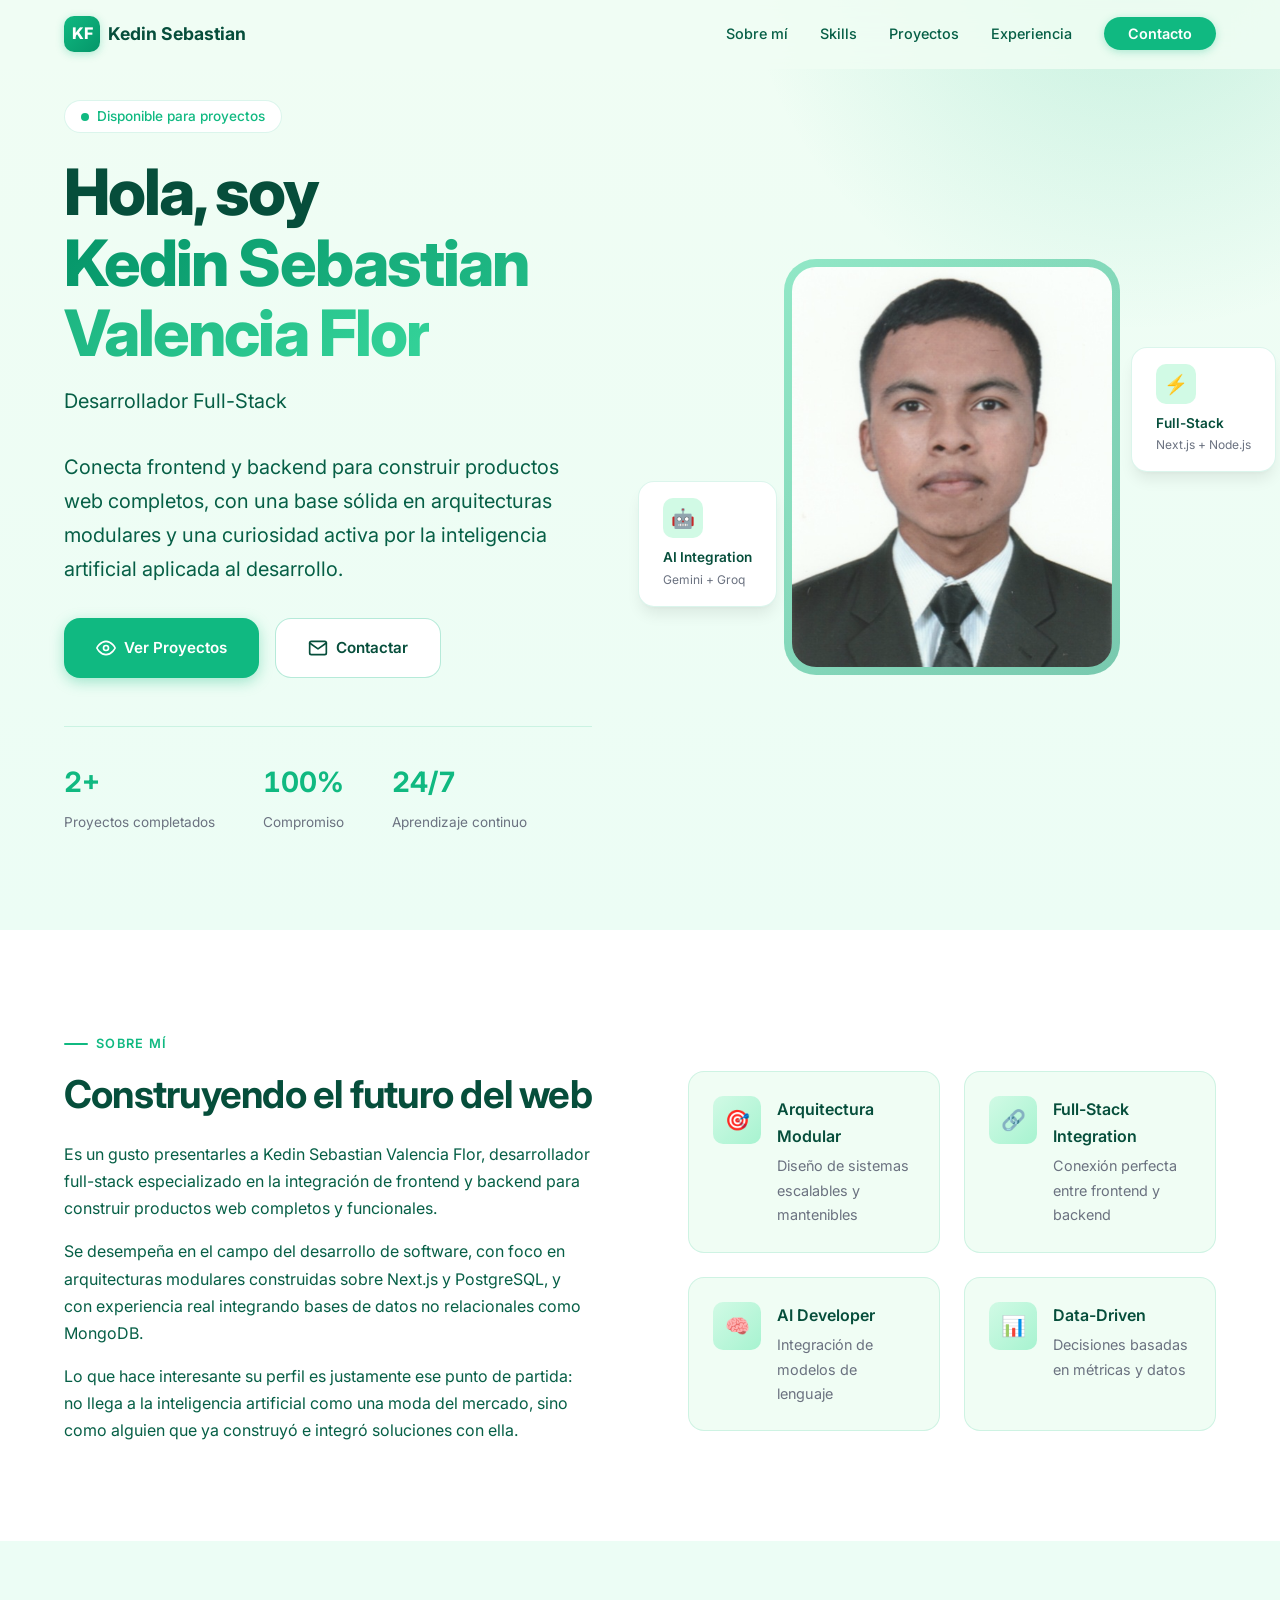
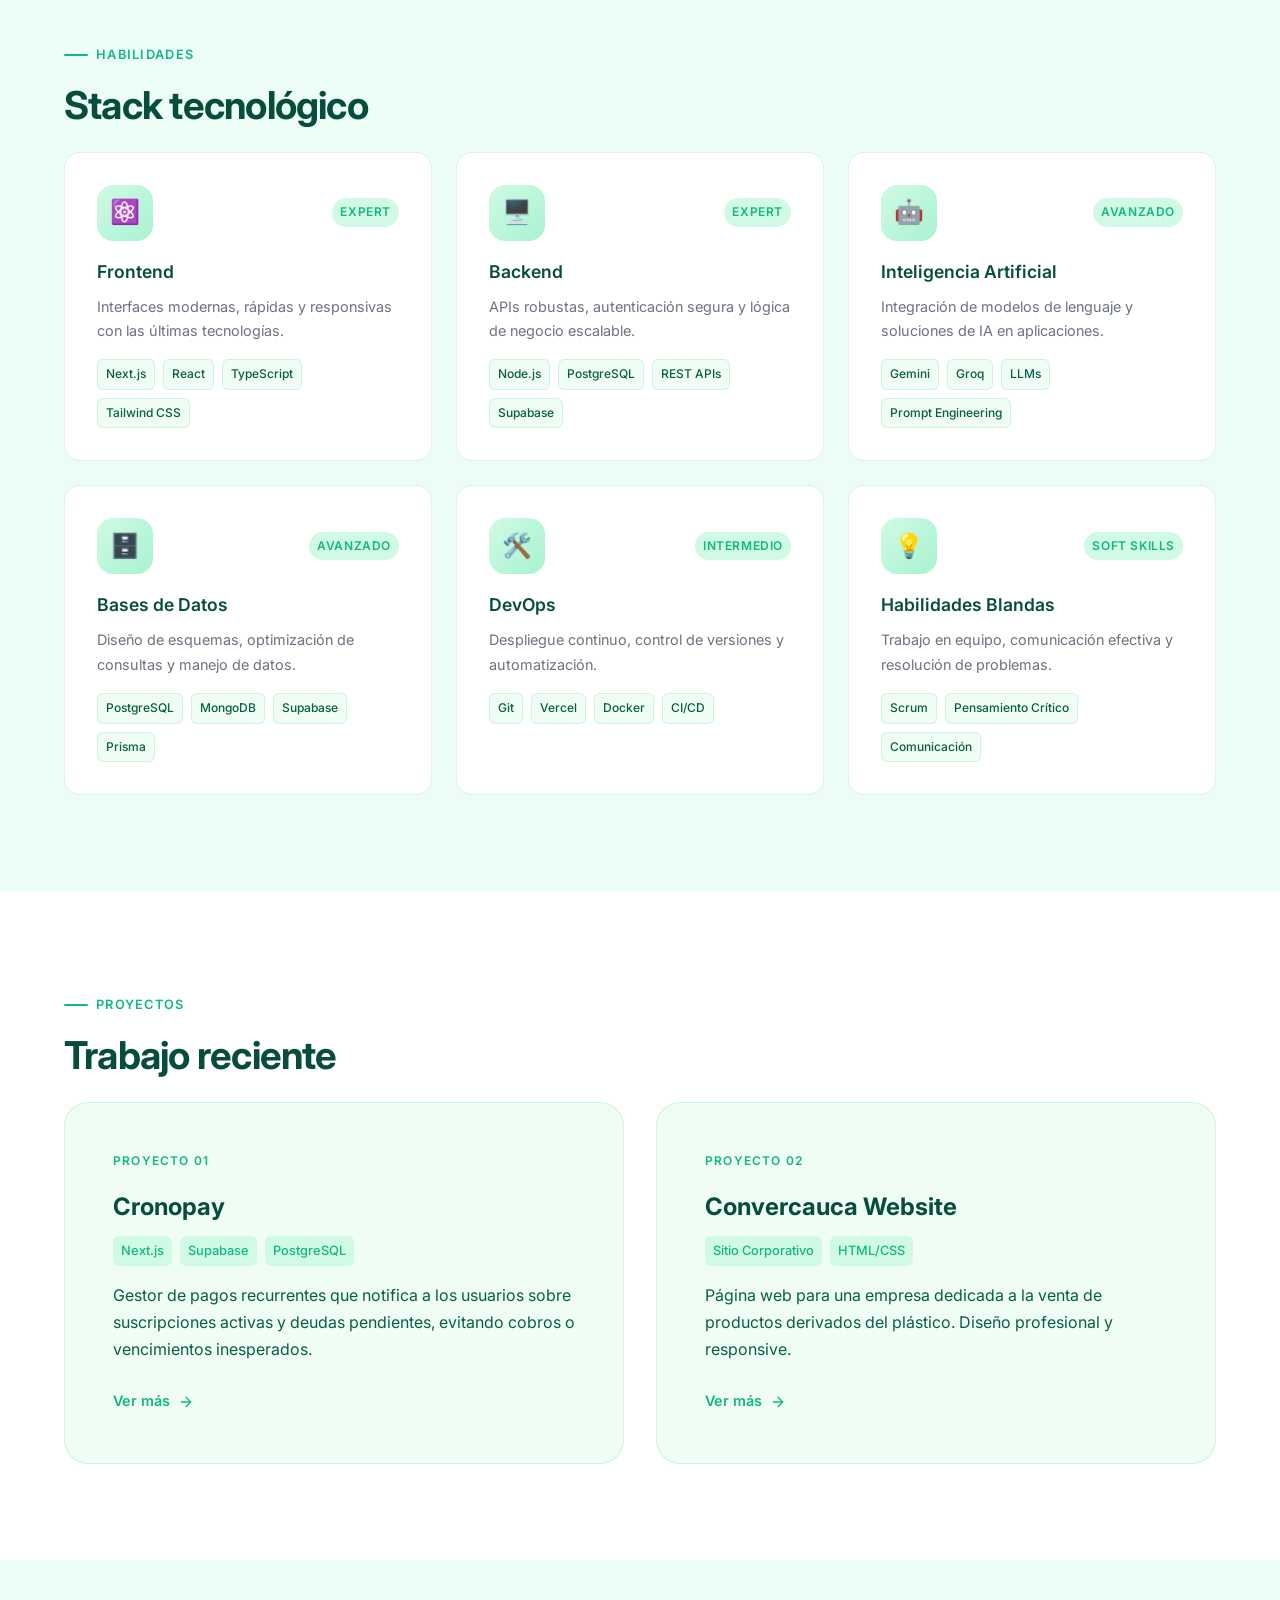
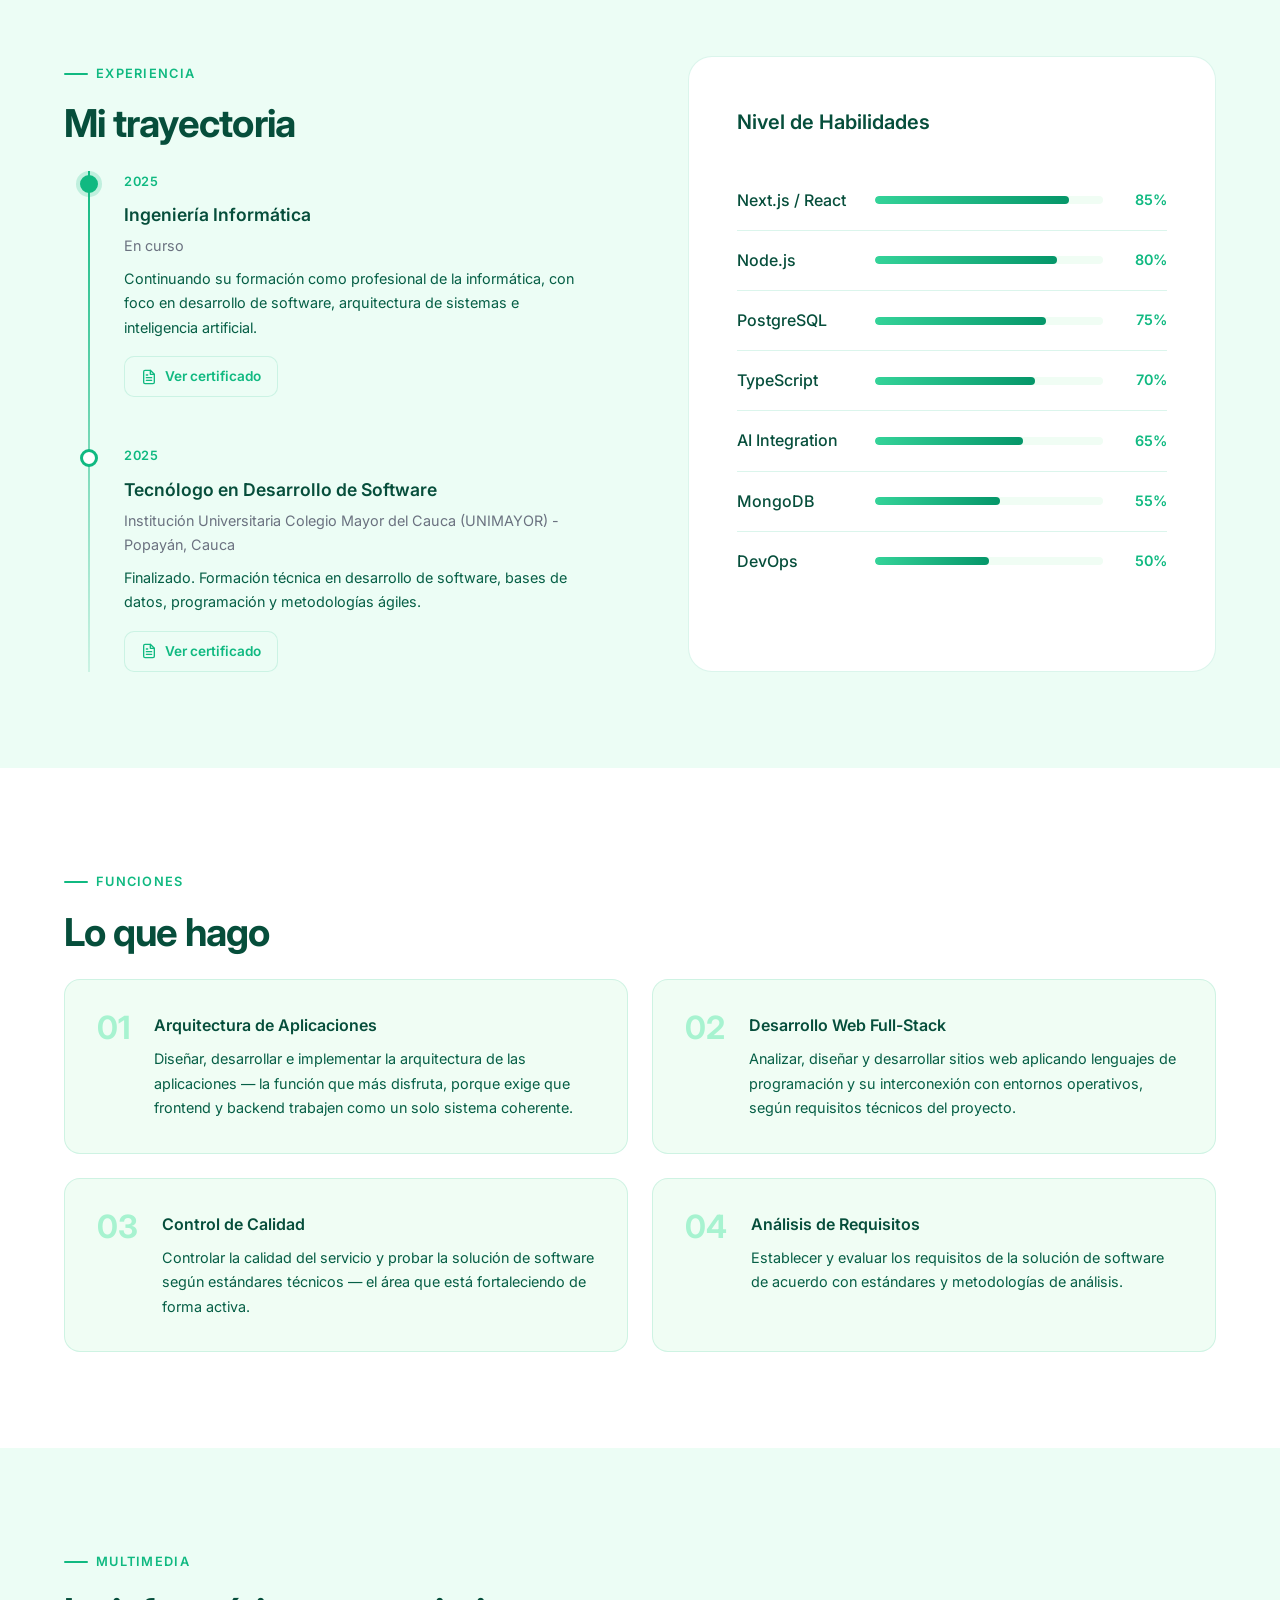
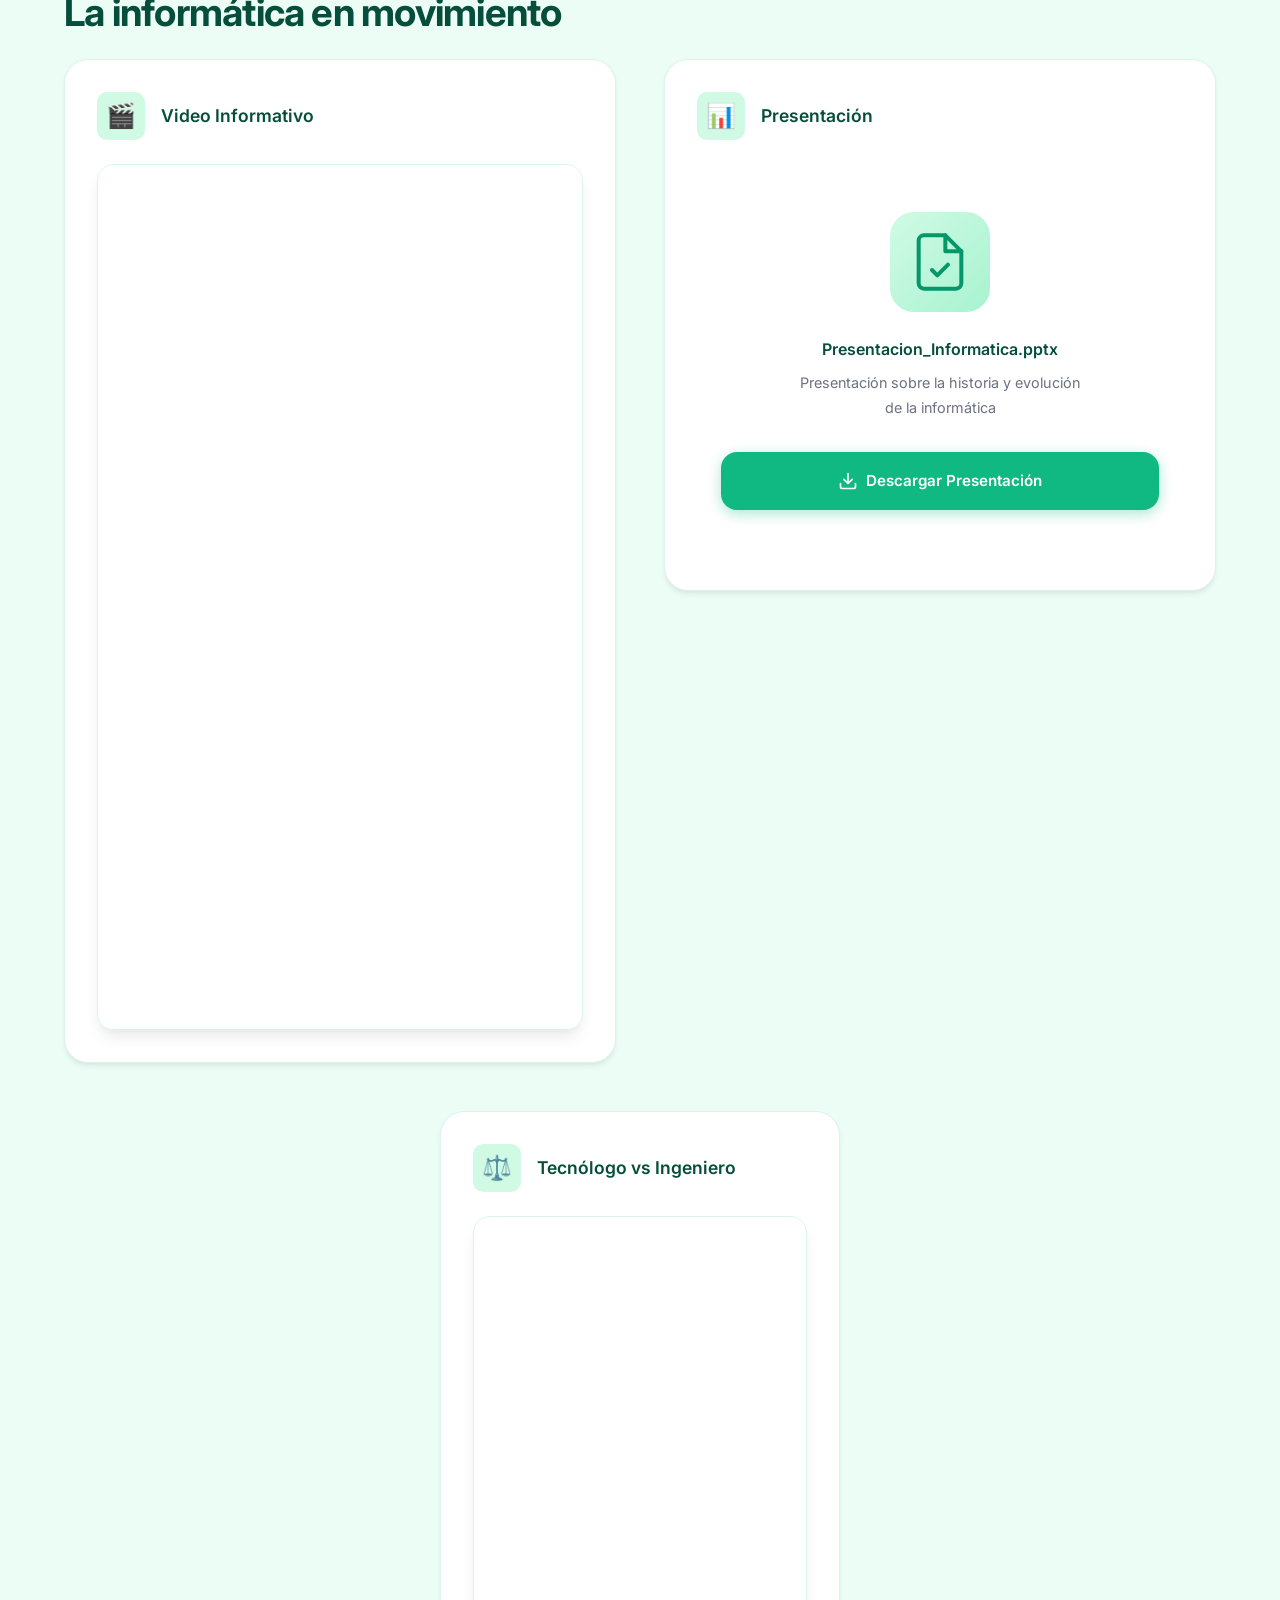
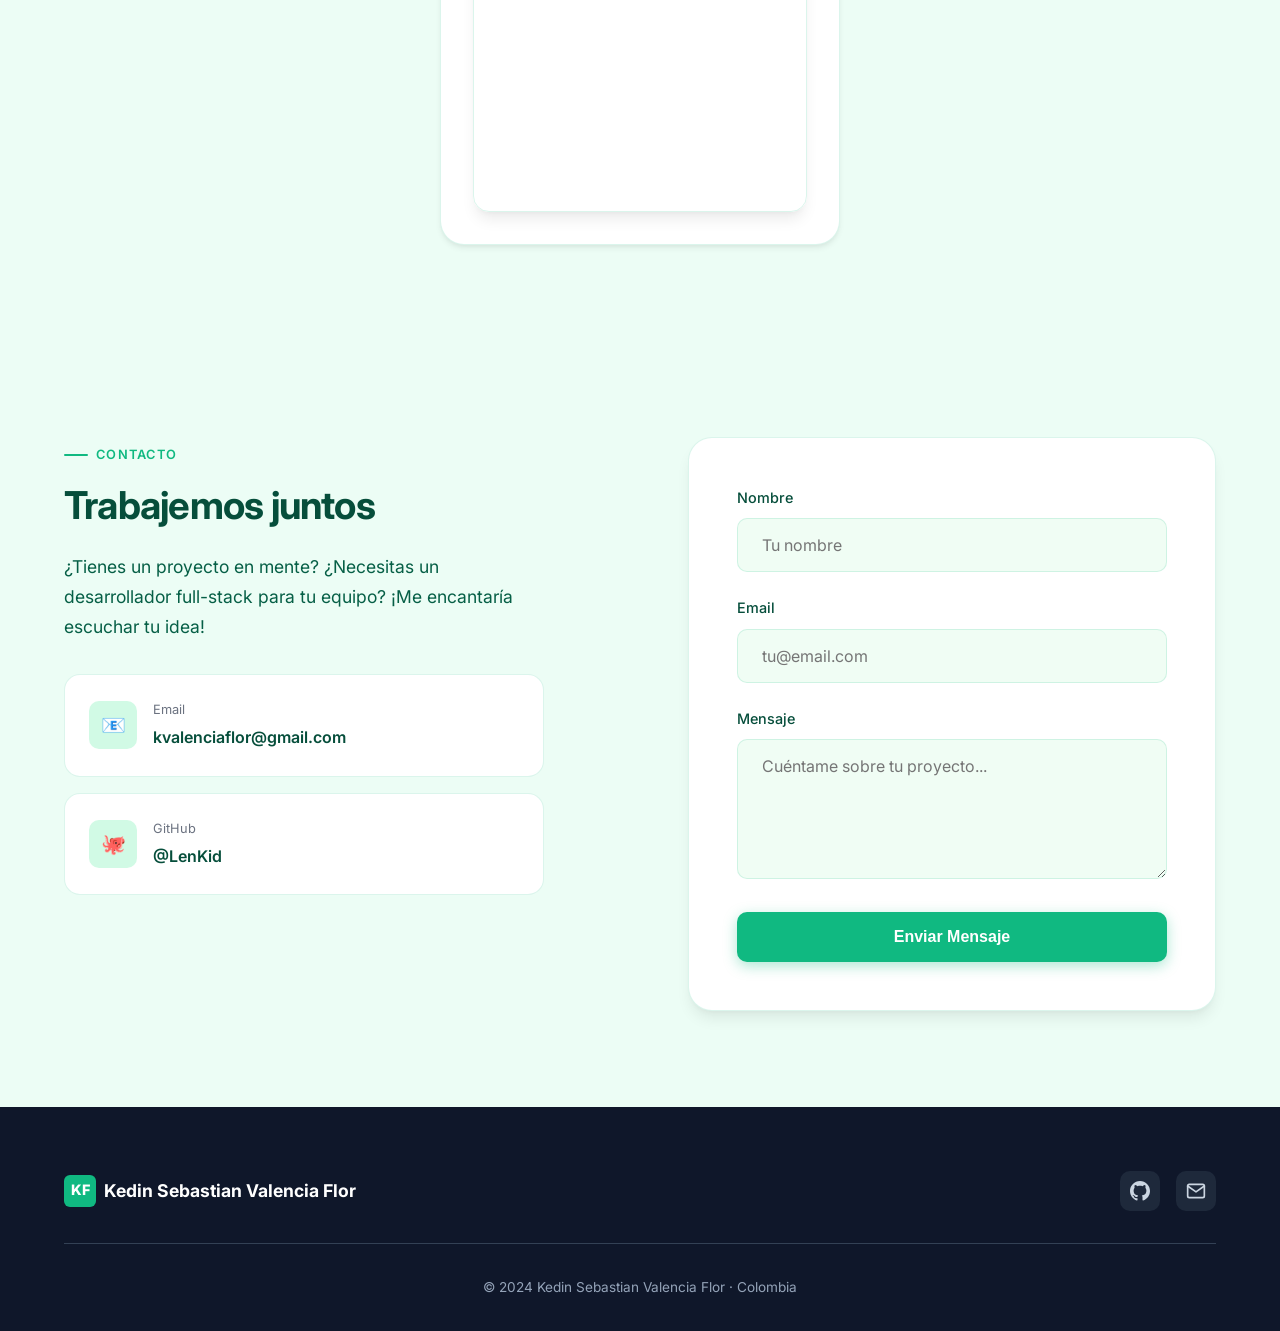
<file: index.html>
<!DOCTYPE html>
<html lang="es">
<head>
  <meta charset="UTF-8">
  <meta name="viewport" content="width=device-width, initial-scale=1.0">
  <title>Kedin Sebastian Valencia Flor — Desarrollador Full-Stack</title>
  <meta name="description" content="Portfolio profesional de Kedin Sebastian Valencia Flor, desarrollador full-stack especializado en Next.js, PostgreSQL e inteligencia artificial.">
  
  <!-- Fonts -->
  <link rel="preconnect" href="https://fonts.googleapis.com">
  <link rel="preconnect" href="https://fonts.gstatic.com" crossorigin>
  <link href="https://fonts.googleapis.com/css2?family=Inter:wght@400;500;600;700;800&family=JetBrains+Mono:wght@400;500&display=swap" rel="stylesheet">
  
  <!-- Styles -->
  <link rel="stylesheet" href="styles.css">
  
  <!-- Favicon -->
  <link rel="icon" type="image/svg+xml" href="data:image/svg+xml,<svg xmlns='http://www.w3.org/2000/svg' viewBox='0 0 100 100'><text y='.9em' font-size='90'>⚡</text></svg>">
</head>
<body>

  <!-- Loading Screen -->
  <div class="loading-screen" aria-hidden="true">
    <div class="loading-spinner"></div>
  </div>

  <!-- Cursor Follower -->
  <div class="cursor-follower" aria-hidden="true"></div>

  <!-- Navigation -->
  <nav class="nav">
    <div class="container">
      <a href="#" class="nav-logo">
        <span class="logo-icon">KF</span>
        <span>Kedin Sebastian</span>
      </a>
      
      <ul class="nav-links">
        <li><a href="#about">Sobre mí</a></li>
        <li><a href="#skills">Skills</a></li>
        <li><a href="#projects">Proyectos</a></li>
        <li><a href="#experience">Experiencia</a></li>
        <li><a href="#contact" class="nav-cta">Contacto</a></li>
      </ul>
      
      <button class="nav-mobile-toggle" aria-label="Menu">
        <span></span>
        <span></span>
        <span></span>
      </button>
    </div>
  </nav>

  <!-- Hero Section -->
  <section class="hero section" id="hero">
    <div class="container">
      <div class="hero-content">
        <div class="hero-text">
          <div class="hero-badge">
            <span class="pulse"></span>
            Disponible para proyectos
          </div>
          
          <h1>
            Hola, soy<br>
            <span class="gradient-text">Kedin Sebastian Valencia Flor</span>
          </h1>
          
          <p class="tagline">Desarrollador Full-Stack</p>
          
          <p class="tagline">
            Conecta frontend y backend para construir productos web completos,
            con una base sólida en arquitecturas modulares y una curiosidad
            activa por la inteligencia artificial aplicada al desarrollo.
          </p>
          
          <div class="hero-actions">
            <a href="#projects" class="btn btn-primary">
              <svg width="20" height="20" viewBox="0 0 24 24" fill="none" stroke="currentColor" stroke-width="2" stroke-linecap="round" stroke-linejoin="round">
                <path d="M1 12s4-8 11-8 11 8 11 8-4 8-11 8-11-8-11-8z"></path>
                <circle cx="12" cy="12" r="3"></circle>
              </svg>
              Ver Proyectos
            </a>
            <a href="#contact" class="btn btn-secondary">
              <svg width="20" height="20" viewBox="0 0 24 24" fill="none" stroke="currentColor" stroke-width="2" stroke-linecap="round" stroke-linejoin="round">
                <path d="M4 4h16c1.1 0 2 .9 2 2v12c0 1.1-.9 2-2 2H4c-1.1 0-2-.9-2-2V6c0-1.1.9-2 2-2z"></path>
                <polyline points="22,6 12,13 2,6"></polyline>
              </svg>
              Contactar
            </a>
          </div>
          
          <div class="hero-stats">
            <div class="stat-item">
              <div class="stat-value" data-target="2" data-suffix="+">0+</div>
              <div class="stat-label">Proyectos completados</div>
            </div>
            <div class="stat-item">
              <div class="stat-value" data-target="100" data-suffix="%">0%</div>
              <div class="stat-label">Compromiso</div>
            </div>
            <div class="stat-item">
              <div class="stat-value" data-target="24" data-suffix="/7">0/7</div>
              <div class="stat-label">Aprendizaje continuo</div>
            </div>
          </div>
        </div>
        
        <div class="hero-visual">
          <div class="hero-image-wrapper">
            <img src="kedin-photo.jpg" alt="Kedin Flor" class="hero-image">
          </div>
          
          <div class="floating-card card-1">
            <div class="card-icon">⚡</div>
            <div class="card-text">Full-Stack</div>
            <div class="card-sub">Next.js + Node.js</div>
          </div>
          
          <div class="floating-card card-2">
            <div class="card-icon">🤖</div>
            <div class="card-text">AI Integration</div>
            <div class="card-sub">Gemini + Groq</div>
          </div>
        </div>
      </div>
    </div>
  </section>

  <!-- About Section -->
  <section class="about section" id="about">
    <div class="container">
      <div class="about-grid">
        <div class="about-content">
          <div class="section-label">Sobre mí</div>
          <h2 class="section-title">Construyendo el futuro del web</h2>
          
          <div class="about-text">
            <p>
              Es un gusto presentarles a Kedin Sebastian Valencia Flor, desarrollador full-stack
              especializado en la integración de frontend y backend para
              construir productos web completos y funcionales.
            </p>
            <p>
              Se desempeña en el campo del desarrollo de software, con foco
              en arquitecturas modulares construidas sobre Next.js y
              PostgreSQL, y con experiencia real integrando bases de datos
              no relacionales como MongoDB.
            </p>
            <p>
              Lo que hace interesante su perfil es justamente ese punto de
              partida: no llega a la inteligencia artificial como una moda
              del mercado, sino como alguien que ya construyó e integró
              soluciones con ella.
            </p>
          </div>
        </div>
        
        <div class="about-features animate-stagger">
          <div class="feature-item">
            <div class="feature-icon">🎯</div>
            <div>
              <div class="feature-title">Arquitectura Modular</div>
              <div class="feature-desc">Diseño de sistemas escalables y mantenibles</div>
            </div>
          </div>
          
          <div class="feature-item">
            <div class="feature-icon">🔗</div>
            <div>
              <div class="feature-title">Full-Stack Integration</div>
              <div class="feature-desc">Conexión perfecta entre frontend y backend</div>
            </div>
          </div>
          
          <div class="feature-item">
            <div class="feature-icon">🧠</div>
            <div>
              <div class="feature-title">AI Developer</div>
              <div class="feature-desc">Integración de modelos de lenguaje</div>
            </div>
          </div>
          
          <div class="feature-item">
            <div class="feature-icon">📊</div>
            <div>
              <div class="feature-title">Data-Driven</div>
              <div class="feature-desc">Decisiones basadas en métricas y datos</div>
            </div>
          </div>
        </div>
      </div>
    </div>
  </section>

  <!-- Skills Section -->
  <section class="skills section" id="skills">
    <div class="container">
      <div class="section-label">Habilidades</div>
      <h2 class="section-title">Stack tecnológico</h2>
      
      <div class="skills-grid animate-stagger">
        <div class="skill-card">
          <div class="skill-header">
            <div class="skill-icon">⚛️</div>
            <span class="skill-level">Expert</span>
          </div>
          <h3 class="skill-title">Frontend</h3>
          <p class="skill-desc">Interfaces modernas, rápidas y responsivas con las últimas tecnologías.</p>
          <div class="skill-tags">
            <span class="skill-tag">Next.js</span>
            <span class="skill-tag">React</span>
            <span class="skill-tag">TypeScript</span>
            <span class="skill-tag">Tailwind CSS</span>
          </div>
        </div>
        
        <div class="skill-card">
          <div class="skill-header">
            <div class="skill-icon">🖥️</div>
            <span class="skill-level">Expert</span>
          </div>
          <h3 class="skill-title">Backend</h3>
          <p class="skill-desc">APIs robustas, autenticación segura y lógica de negocio escalable.</p>
          <div class="skill-tags">
            <span class="skill-tag">Node.js</span>
            <span class="skill-tag">PostgreSQL</span>
            <span class="skill-tag">REST APIs</span>
            <span class="skill-tag">Supabase</span>
          </div>
        </div>
        
        <div class="skill-card">
          <div class="skill-header">
            <div class="skill-icon">🤖</div>
            <span class="skill-level">Avanzado</span>
          </div>
          <h3 class="skill-title">Inteligencia Artificial</h3>
          <p class="skill-desc">Integración de modelos de lenguaje y soluciones de IA en aplicaciones.</p>
          <div class="skill-tags">
            <span class="skill-tag">Gemini</span>
            <span class="skill-tag">Groq</span>
            <span class="skill-tag">LLMs</span>
            <span class="skill-tag">Prompt Engineering</span>
          </div>
        </div>
        
        <div class="skill-card">
          <div class="skill-header">
            <div class="skill-icon">🗄️</div>
            <span class="skill-level">Avanzado</span>
          </div>
          <h3 class="skill-title">Bases de Datos</h3>
          <p class="skill-desc">Diseño de esquemas, optimización de consultas y manejo de datos.</p>
          <div class="skill-tags">
            <span class="skill-tag">PostgreSQL</span>
            <span class="skill-tag">MongoDB</span>
            <span class="skill-tag">Supabase</span>
            <span class="skill-tag">Prisma</span>
          </div>
        </div>
        
        <div class="skill-card">
          <div class="skill-header">
            <div class="skill-icon">🛠️</div>
            <span class="skill-level">Intermedio</span>
          </div>
          <h3 class="skill-title">DevOps</h3>
          <p class="skill-desc">Despliegue continuo, control de versiones y automatización.</p>
          <div class="skill-tags">
            <span class="skill-tag">Git</span>
            <span class="skill-tag">Vercel</span>
            <span class="skill-tag">Docker</span>
            <span class="skill-tag">CI/CD</span>
          </div>
        </div>
        
        <div class="skill-card">
          <div class="skill-header">
            <div class="skill-icon">💡</div>
            <span class="skill-level">Soft Skills</span>
          </div>
          <h3 class="skill-title">Habilidades Blandas</h3>
          <p class="skill-desc">Trabajo en equipo, comunicación efectiva y resolución de problemas.</p>
          <div class="skill-tags">
            <span class="skill-tag">Scrum</span>
            <span class="skill-tag">Pensamiento Crítico</span>
            <span class="skill-tag">Comunicación</span>
          </div>
        </div>
      </div>
    </div>
  </section>

  <!-- Projects Section -->
  <section class="projects section" id="projects">
    <div class="container">
      <div class="section-label">Proyectos</div>
      <h2 class="section-title">Trabajo reciente</h2>
      
      <div class="projects-grid animate-stagger">
        <div class="project-card">
          <div class="project-number">Proyecto 01</div>
          <h3 class="project-title">Cronopay</h3>
          <div class="project-stack">
            <span>Next.js</span>
            <span>Supabase</span>
            <span>PostgreSQL</span>
          </div>
          <p class="project-desc">
            Gestor de pagos recurrentes que notifica a los usuarios sobre
            suscripciones activas y deudas pendientes, evitando cobros o
            vencimientos inesperados.
          </p>
          <a href="#" class="project-link">
            Ver más
            <svg width="16" height="16" viewBox="0 0 24 24" fill="none" stroke="currentColor" stroke-width="2" stroke-linecap="round" stroke-linejoin="round">
              <line x1="5" y1="12" x2="19" y2="12"></line>
              <polyline points="12 5 19 12 12 19"></polyline>
            </svg>
          </a>
        </div>
        
        <div class="project-card">
          <div class="project-number">Proyecto 02</div>
          <h3 class="project-title">Convercauca Website</h3>
          <div class="project-stack">
            <span>Sitio Corporativo</span>
            <span>HTML/CSS</span>
          </div>
          <p class="project-desc">
            Página web para una empresa dedicada a la venta de productos
            derivados del plástico. Diseño profesional y responsive.
          </p>
          <a href="#" class="project-link">
            Ver más
            <svg width="16" height="16" viewBox="0 0 24 24" fill="none" stroke="currentColor" stroke-width="2" stroke-linecap="round" stroke-linejoin="round">
              <line x1="5" y1="12" x2="19" y2="12"></line>
              <polyline points="12 5 19 12 12 19"></polyline>
            </svg>
          </a>
        </div>
      </div>
    </div>
  </section>

  <!-- Experience Section -->
  <section class="experience section" id="experience">
    <div class="container">
      <div class="experience-grid">
        <div class="experience-content">
          <div class="section-label">Experiencia</div>
          <h2 class="section-title">Mi trayectoria</h2>
          
          <div class="timeline">
            <div class="timeline-item">
              <div class="timeline-dot"></div>
              <div class="timeline-date">2025</div>
              <h3 class="timeline-title">Ingeniería Informática</h3>
              <p class="timeline-company">En curso</p>
              <p class="timeline-desc">
                Continuando su formación como profesional de la informática,
                con foco en desarrollo de software, arquitectura de sistemas
                e inteligencia artificial.
              </p>
              <a href="CertificadoEstudioIng.pdf" target="_blank" class="timeline-link">
                <svg width="16" height="16" viewBox="0 0 24 24" fill="none" stroke="currentColor" stroke-width="2" stroke-linecap="round" stroke-linejoin="round">
                  <path d="M14 2H6a2 2 0 0 0-2 2v16a2 2 0 0 0 2 2h12a2 2 0 0 0 2-2V8z"></path>
                  <polyline points="14 2 14 8 20 8"></polyline>
                  <line x1="16" y1="13" x2="8" y2="13"></line>
                  <line x1="16" y1="17" x2="8" y2="17"></line>
                  <polyline points="10 9 9 9 8 9"></polyline>
                </svg>
                Ver certificado
              </a>
            </div>
            
            <div class="timeline-item">
              <div class="timeline-dot"></div>
              <div class="timeline-date">2025</div>
              <h3 class="timeline-title">Tecnólogo en Desarrollo de Software</h3>
              <p class="timeline-company">Institución Universitaria Colegio Mayor del Cauca (UNIMAYOR) - Popayán, Cauca</p>
              <p class="timeline-desc">
                Finalizado. Formación técnica en desarrollo de software,
                bases de datos, programación y metodologías ágiles.
              </p>
              <a href="comprobanteRegistroEgresadoDS.pdf" target="_blank" class="timeline-link">
                <svg width="16" height="16" viewBox="0 0 24 24" fill="none" stroke="currentColor" stroke-width="2" stroke-linecap="round" stroke-linejoin="round">
                  <path d="M14 2H6a2 2 0 0 0-2 2v16a2 2 0 0 0 2 2h12a2 2 0 0 0 2-2V8z"></path>
                  <polyline points="14 2 14 8 20 8"></polyline>
                  <line x1="16" y1="13" x2="8" y2="13"></line>
                  <line x1="16" y1="17" x2="8" y2="17"></line>
                  <polyline points="10 9 9 9 8 9"></polyline>
                </svg>
                Ver certificado
              </a>
            </div>
          </div>
        </div>
        
        <div class="skills-matrix">
          <h3 class="matrix-title">Nivel de Habilidades</h3>
          
          <div class="matrix-row">
            <span class="matrix-skill">Next.js / React</span>
            <div class="matrix-bar">
              <div class="matrix-fill" data-width="85"></div>
            </div>
            <span class="matrix-percent">85%</span>
          </div>
          
          <div class="matrix-row">
            <span class="matrix-skill">Node.js</span>
            <div class="matrix-bar">
              <div class="matrix-fill" data-width="80"></div>
            </div>
            <span class="matrix-percent">80%</span>
          </div>
          
          <div class="matrix-row">
            <span class="matrix-skill">PostgreSQL</span>
            <div class="matrix-bar">
              <div class="matrix-fill" data-width="75"></div>
            </div>
            <span class="matrix-percent">75%</span>
          </div>
          
          <div class="matrix-row">
            <span class="matrix-skill">TypeScript</span>
            <div class="matrix-bar">
              <div class="matrix-fill" data-width="70"></div>
            </div>
            <span class="matrix-percent">70%</span>
          </div>
          
          <div class="matrix-row">
            <span class="matrix-skill">AI Integration</span>
            <div class="matrix-bar">
              <div class="matrix-fill" data-width="65"></div>
            </div>
            <span class="matrix-percent">65%</span>
          </div>
          
          <div class="matrix-row">
            <span class="matrix-skill">MongoDB</span>
            <div class="matrix-bar">
              <div class="matrix-fill" data-width="55"></div>
            </div>
            <span class="matrix-percent">55%</span>
          </div>
          
          <div class="matrix-row">
            <span class="matrix-skill">DevOps</span>
            <div class="matrix-bar">
              <div class="matrix-fill" data-width="50"></div>
            </div>
            <span class="matrix-percent">50%</span>
          </div>
        </div>
      </div>
    </div>
  </section>

  <!-- Functions Section -->
  <section class="functions section" id="functions">
    <div class="container">
      <div class="section-label">Funciones</div>
      <h2 class="section-title">Lo que hago</h2>
      
      <div class="functions-grid animate-stagger">
        <div class="function-card">
          <div class="function-number">01</div>
          <div class="function-content">
            <h3 class="function-title">Arquitectura de Aplicaciones</h3>
            <p class="function-desc">
              Diseñar, desarrollar e implementar la arquitectura de las
              aplicaciones — la función que más disfruta, porque exige que
              frontend y backend trabajen como un solo sistema coherente.
            </p>
          </div>
        </div>
        
        <div class="function-card">
          <div class="function-number">02</div>
          <div class="function-content">
            <h3 class="function-title">Desarrollo Web Full-Stack</h3>
            <p class="function-desc">
              Analizar, diseñar y desarrollar sitios web aplicando lenguajes
              de programación y su interconexión con entornos operativos,
              según requisitos técnicos del proyecto.
            </p>
          </div>
        </div>
        
        <div class="function-card">
          <div class="function-number">03</div>
          <div class="function-content">
            <h3 class="function-title">Control de Calidad</h3>
            <p class="function-desc">
              Controlar la calidad del servicio y probar la solución de
              software según estándares técnicos — el área que está
              fortaleciendo de forma activa.
            </p>
          </div>
        </div>
        
        <div class="function-card">
          <div class="function-number">04</div>
          <div class="function-content">
            <h3 class="function-title">Análisis de Requisitos</h3>
            <p class="function-desc">
              Establecer y evaluar los requisitos de la solución de software
              de acuerdo con estándares y metodologías de análisis.
            </p>
          </div>
        </div>
      </div>
    </div>
  </section>

  <!-- Video & Presentation Section -->
  <section class="video-section section" id="video">
    <div class="container">
      <div class="section-label">Multimedia</div>
      <h2 class="section-title">La informática en movimiento</h2>
      
      <div class="media-grid">
        <div class="media-card">
          <div class="media-card-header">
            <div class="media-icon">🎬</div>
            <h3 class="media-title">Video Informativo</h3>
          </div>
          <div class="video-wrapper">
            <div class="video-container">
              <iframe width="345" height="614" src="https://www.youtube.com/embed/McMNNeGb9gs" title="Historia de la Informática" frameborder="0" allow="accelerometer; autoplay; clipboard-write; encrypted-media; gyroscope; picture-in-picture; web-share" referrerpolicy="strict-origin-when-cross-origin" allowfullscreen></iframe>
            </div>
          </div>
        </div>
        
        <div class="media-card presentation-card">
          <div class="media-card-header">
            <div class="media-icon">📊</div>
            <h3 class="media-title">Presentación</h3>
          </div>
          <div class="presentation-content">
            <div class="presentation-preview">
              <svg width="64" height="64" viewBox="0 0 24 24" fill="none" stroke="currentColor" stroke-width="1.5" stroke-linecap="round" stroke-linejoin="round">
                <path d="M14 2H6a2 2 0 0 0-2 2v16a2 2 0 0 0 2 2h12a2 2 0 0 0 2-2V8z"></path>
                <polyline points="14 2 14 8 20 8"></polyline>
                <path d="M9 15l2 2 4-4"></path>
              </svg>
            </div>
            <h4 class="presentation-filename">Presentacion_Informatica.pptx</h4>
            <p class="presentation-desc">Presentación sobre la historia y evolución de la informática</p>
            <a href="Presentacion_Informatica.pptx" download class="btn btn-primary presentation-btn">
              <svg width="20" height="20" viewBox="0 0 24 24" fill="none" stroke="currentColor" stroke-width="2" stroke-linecap="round" stroke-linejoin="round">
                <path d="M21 15v4a2 2 0 0 1-2 2H5a2 2 0 0 1-2-2v-4"></path>
                <polyline points="7 10 12 15 17 10"></polyline>
                <line x1="12" y1="15" x2="12" y2="3"></line>
              </svg>
              Descargar Presentación
            </a>
          </div>
        </div>
      </div>
      
      <div class="media-grid media-grid-single">
        <div class="media-card">
          <div class="media-card-header">
            <div class="media-icon">⚖️</div>
            <h3 class="media-title">Tecnólogo vs Ingeniero</h3>
          </div>
          <div class="video-wrapper">
            <div class="video-container">
              <iframe width="345" height="614" src="https://www.youtube.com/embed/_tbdC0kHnyE" title="Tecnólogo vs Ingeniero" frameborder="0" allow="accelerometer; autoplay; clipboard-write; encrypted-media; gyroscope; picture-in-picture; web-share" referrerpolicy="strict-origin-when-cross-origin" allowfullscreen></iframe>
            </div>
          </div>
        </div>
      </div>
    </div>
  </section>

  <!-- Contact Section -->
  <section class="contact section" id="contact">
    <div class="container">
      <div class="contact-wrapper">
        <div class="contact-info">
          <div class="section-label">Contacto</div>
          <h2 class="section-title">Trabajemos juntos</h2>
          
          <p class="contact-text">
            ¿Tienes un proyecto en mente? ¿Necesitas un desarrollador full-stack
            para tu equipo? ¡Me encantaría escuchar tu idea!
          </p>
          
          <div class="contact-links">
            <a href="mailto:kvalenciaflor@gmail.com" class="contact-link">
              <div class="contact-link-icon">📧</div>
              <div class="contact-link-text">
                <div class="contact-link-label">Email</div>
                <div class="contact-link-value">kvalenciaflor@gmail.com</div>
              </div>
            </a>
            
            <a href="https://github.com/LenKid" target="_blank" class="contact-link">
              <div class="contact-link-icon">🐙</div>
              <div class="contact-link-text">
                <div class="contact-link-label">GitHub</div>
                <div class="contact-link-value">@LenKid</div>
              </div>
            </a>
          </div>
        </div>
        
        <form class="contact-form">
          <div class="form-group">
            <label class="form-label" for="name">Nombre</label>
            <input type="text" id="name" class="form-input" placeholder="Tu nombre" required>
          </div>
          
          <div class="form-group">
            <label class="form-label" for="email">Email</label>
            <input type="email" id="email" class="form-input" placeholder="tu@email.com" required>
          </div>
          
          <div class="form-group">
            <label class="form-label" for="message">Mensaje</label>
            <textarea id="message" class="form-textarea" placeholder="Cuéntame sobre tu proyecto..." required></textarea>
          </div>
          
          <button type="submit" class="form-submit">Enviar Mensaje</button>
        </form>
      </div>
    </div>
  </section>

  <!-- Footer -->
  <footer class="footer">
    <div class="container">
      <div class="footer-content">
        <div class="footer-logo">
          <span class="logo-icon">KF</span>
          <span>Kedin Sebastian Valencia Flor</span>
        </div>
        
        <div class="footer-social">
          <a href="https://github.com/LenKid" target="_blank" aria-label="GitHub">
            <svg width="20" height="20" viewBox="0 0 24 24" fill="currentColor">
              <path d="M12 0c-6.626 0-12 5.373-12 12 0 5.302 3.438 9.8 8.207 11.387.599.111.793-.261.793-.577v-2.234c-3.338.726-4.033-1.416-4.033-1.416-.546-1.387-1.333-1.756-1.333-1.756-1.089-.745.083-.729.083-.729 1.205.084 1.839 1.237 1.839 1.237 1.07 1.834 2.807 1.304 3.492.997.107-.775.418-1.305.762-1.604-2.665-.305-5.467-1.334-5.467-5.931 0-1.311.469-2.381 1.236-3.221-.124-.303-.535-1.524.117-3.176 0 0 1.008-.322 3.301 1.23.957-.266 1.983-.399 3.003-.404 1.02.005 2.047.138 3.006.404 2.291-1.552 3.297-1.23 3.297-1.23.653 1.653.242 2.874.118 3.176.77.84 1.235 1.911 1.235 3.221 0 4.609-2.807 5.624-5.479 5.921.43.372.823 1.102.823 2.222v3.293c0 .319.192.694.801.576 4.765-1.589 8.199-6.086 8.199-11.386 0-6.627-5.373-12-12-12z"/>
            </svg>
          </a>
          <a href="mailto:kvalenciaflor@gmail.com" aria-label="Email">
            <svg width="20" height="20" viewBox="0 0 24 24" fill="none" stroke="currentColor" stroke-width="2" stroke-linecap="round" stroke-linejoin="round">
              <path d="M4 4h16c1.1 0 2 .9 2 2v12c0 1.1-.9 2-2 2H4c-1.1 0-2-.9-2-2V6c0-1.1.9-2 2-2z"></path>
              <polyline points="22,6 12,13 2,6"></polyline>
            </svg>
          </a>
        </div>
      </div>
      
      <div class="footer-bottom">
        <p>© 2024 Kedin Sebastian Valencia Flor · Colombia</p>
      </div>
    </div>
  </footer>

  <!-- Scroll to Top -->
  <button class="scroll-top" aria-label="Volver arriba">
    <svg width="24" height="24" viewBox="0 0 24 24" fill="none" stroke="currentColor" stroke-width="2" stroke-linecap="round" stroke-linejoin="round">
      <polyline points="18 15 12 9 6 15"></polyline>
    </svg>
  </button>

  <!-- Script -->
  <script src="script.js"></script>
</body>
</html>
</file>
<file: styles.css>
/* ============================================
   KEDIN FLOR — PORTFOLIO
   Emerald Green Theme | Modern Interactive
   ============================================ */

/* ---------- TOKENS ---------- */
:root {
  /* Emerald Green Palette */
  --emerald-50: #ecfdf5;
  --emerald-100: #d1fae5;
  --emerald-200: #a7f3d0;
  --emerald-300: #6ee7b7;
  --emerald-400: #34d399;
  --emerald-500: #10b981;
  --emerald-600: #059669;
  --emerald-700: #047857;
  --emerald-800: #065f46;
  --emerald-900: #064e3b;
  --emerald-950: #022c22;

  /* Neutrals */
  --slate-50: #f8fafc;
  --slate-100: #f1f5f9;
  --slate-200: #e2e8f0;
  --slate-300: #cbd5e1;
  --slate-400: #94a3b8;
  --slate-500: #64748b;
  --slate-600: #475569;
  --slate-700: #334155;
  --slate-800: #1e293b;
  --slate-900: #0f172a;
  --slate-950: #020617;

  /* Semantic Colors */
  --bg: #f0fdf4;
  --bg-alt: #ecfdf5;
  --surface: #ffffff;
  --surface-elevated: #ffffff;
  --text-primary: #064e3b;
  --text-secondary: #065f46;
  --text-muted: #6b7280;
  --border: rgba(16, 185, 129, 0.15);
  --border-strong: rgba(16, 185, 129, 0.3);
  --accent: #10b981;
  --accent-hover: #059669;
  --accent-glow: rgba(16, 185, 129, 0.2);

  /* Depth */
  --shadow-sm: 0 1px 2px rgba(0, 0, 0, 0.05);
  --shadow-md: 0 4px 6px -1px rgba(0, 0, 0, 0.07), 0 2px 4px -2px rgba(0, 0, 0, 0.05);
  --shadow-lg: 0 10px 15px -3px rgba(0, 0, 0, 0.08), 0 4px 6px -4px rgba(0, 0, 0, 0.05);
  --shadow-xl: 0 20px 25px -5px rgba(0, 0, 0, 0.08), 0 8px 10px -6px rgba(0, 0, 0, 0.04);
  --shadow-glow: 0 0 30px rgba(16, 185, 129, 0.15);

  /* Spacing Scale */
  --space-xs: 0.25rem;
  --space-sm: 0.5rem;
  --space-md: 1rem;
  --space-lg: 1.5rem;
  --space-xl: 2rem;
  --space-2xl: 3rem;
  --space-3xl: 4rem;
  --space-4xl: 6rem;

  /* Radius */
  --radius-sm: 6px;
  --radius-md: 10px;
  --radius-lg: 16px;
  --radius-xl: 24px;
  --radius-full: 9999px;

  /* Transitions */
  --ease-out: cubic-bezier(0.16, 1, 0.3, 1);
  --ease-spring: cubic-bezier(0.34, 1.56, 0.64, 1);
  --duration-fast: 150ms;
  --duration-normal: 300ms;
  --duration-slow: 500ms;
}

/* ---------- RESET & BASE ---------- */
*, *::before, *::after {
  box-sizing: border-box;
  margin: 0;
  padding: 0;
}

html {
  scroll-behavior: smooth;
  scroll-padding-top: 80px;
}

body {
  font-family: 'Inter', -apple-system, BlinkMacSystemFont, 'Segoe UI', sans-serif;
  font-size: 16px;
  line-height: 1.7;
  color: var(--text-primary);
  background: var(--bg);
  -webkit-font-smoothing: antialiased;
  -moz-osx-font-smoothing: grayscale;
  overflow-x: hidden;
}

/* ---------- UTILITIES ---------- */
.container {
  width: 100%;
  max-width: 1200px;
  margin: 0 auto;
  padding: 0 var(--space-lg);
}

.section {
  padding: var(--space-4xl) 0;
  opacity: 0;
  transform: translateY(30px);
  transition: opacity 0.8s var(--ease-out), transform 0.8s var(--ease-out);
}

.section.visible {
  opacity: 1;
  transform: translateY(0);
}

/* ---------- NAVIGATION ---------- */
.nav {
  position: fixed;
  top: 0;
  left: 0;
  right: 0;
  z-index: 1000;
  padding: var(--space-md) 0;
  background: rgba(240, 253, 244, 0.85);
  backdrop-filter: blur(20px);
  -webkit-backdrop-filter: blur(20px);
  border-bottom: 1px solid transparent;
  transition: all var(--duration-normal) var(--ease-out);
}

.nav.scrolled {
  border-bottom-color: var(--border);
  box-shadow: var(--shadow-sm);
}

.nav .container {
  display: flex;
  justify-content: space-between;
  align-items: center;
}

.nav-logo {
  display: flex;
  align-items: center;
  gap: var(--space-sm);
  text-decoration: none;
  font-weight: 700;
  font-size: 1.1rem;
  color: var(--text-primary);
}

.nav-logo .logo-icon {
  width: 36px;
  height: 36px;
  background: linear-gradient(135deg, var(--emerald-500), var(--emerald-600));
  border-radius: var(--radius-md);
  display: flex;
  align-items: center;
  justify-content: center;
  color: white;
  font-weight: 800;
  font-size: 1rem;
  box-shadow: 0 2px 8px rgba(16, 185, 129, 0.3);
  transition: transform var(--duration-normal) var(--ease-spring);
}

.nav-logo:hover .logo-icon {
  transform: scale(1.1) rotate(-5deg);
}

.nav-links {
  display: flex;
  gap: var(--space-xl);
  list-style: none;
}

.nav-links a {
  text-decoration: none;
  color: var(--text-secondary);
  font-size: 0.9rem;
  font-weight: 500;
  position: relative;
  padding: var(--space-xs) 0;
  transition: color var(--duration-fast);
}

.nav-links a::after {
  content: '';
  position: absolute;
  bottom: -2px;
  left: 0;
  width: 0;
  height: 2px;
  background: var(--accent);
  border-radius: 1px;
  transition: width var(--duration-normal) var(--ease-out);
}

.nav-links a:hover {
  color: var(--accent);
}

.nav-links a:hover::after,
.nav-links a.active::after {
  width: 100%;
}

.nav-links a.active {
  color: var(--accent);
}

.nav-cta {
  background: var(--accent);
  color: white !important;
  padding: var(--space-sm) var(--space-lg) !important;
  border-radius: var(--radius-full);
  font-weight: 600 !important;
  transition: all var(--duration-normal) var(--ease-out) !important;
  box-shadow: 0 2px 8px rgba(16, 185, 129, 0.3);
}

.nav-cta::after {
  display: none !important;
}

.nav-cta:hover {
  background: var(--accent-hover) !important;
  transform: translateY(-2px);
  box-shadow: 0 4px 12px rgba(16, 185, 129, 0.4) !important;
}

.nav-mobile-toggle {
  display: none;
  background: none;
  border: none;
  cursor: pointer;
  padding: var(--space-sm);
}

.nav-mobile-toggle span {
  display: block;
  width: 24px;
  height: 2px;
  background: var(--text-primary);
  margin: 5px 0;
  transition: all var(--duration-normal) var(--ease-out);
  border-radius: 2px;
}

.nav-mobile-toggle.active span:nth-child(1) {
  transform: rotate(45deg) translate(5px, 5px);
}

.nav-mobile-toggle.active span:nth-child(2) {
  opacity: 0;
}

.nav-mobile-toggle.active span:nth-child(3) {
  transform: rotate(-45deg) translate(5px, -5px);
}

/* ---------- HERO ---------- */
.hero {
  min-height: 100vh;
  display: flex;
  align-items: center;
  padding-top: 100px;
  background: linear-gradient(180deg, var(--bg) 0%, var(--emerald-50) 100%);
  position: relative;
  overflow: hidden;
}

.hero::before {
  content: '';
  position: absolute;
  top: -50%;
  right: -20%;
  width: 800px;
  height: 800px;
  background: radial-gradient(circle, var(--accent-glow) 0%, transparent 70%);
  border-radius: 50%;
  animation: pulse-glow 4s ease-in-out infinite;
  pointer-events: none;
}

@keyframes pulse-glow {
  0%, 100% { opacity: 0.5; transform: scale(1); }
  50% { opacity: 0.8; transform: scale(1.1); }
}

.hero-content {
  display: grid;
  grid-template-columns: 1fr 1fr;
  gap: var(--space-4xl);
  align-items: center;
}

.hero-text {
  position: relative;
  z-index: 1;
}

.hero-badge {
  display: inline-flex;
  align-items: center;
  gap: var(--space-sm);
  background: var(--surface);
  border: 1px solid var(--border);
  border-radius: var(--radius-full);
  padding: var(--space-xs) var(--space-md);
  font-size: 0.85rem;
  font-weight: 500;
  color: var(--accent);
  margin-bottom: var(--space-lg);
  animation: fade-in-up 0.6s var(--ease-out);
}

.hero-badge .pulse {
  width: 8px;
  height: 8px;
  background: var(--accent);
  border-radius: 50%;
  animation: pulse 2s ease-in-out infinite;
}

@keyframes pulse {
  0%, 100% { opacity: 1; transform: scale(1); }
  50% { opacity: 0.5; transform: scale(1.2); }
}

@keyframes fade-in-up {
  from { opacity: 0; transform: translateY(20px); }
  to { opacity: 1; transform: translateY(0); }
}

.hero h1 {
  font-size: clamp(2.5rem, 5vw, 4rem);
  font-weight: 800;
  line-height: 1.1;
  letter-spacing: -0.03em;
  color: var(--text-primary);
  margin-bottom: var(--space-md);
  animation: fade-in-up 0.6s var(--ease-out) 0.1s both;
}

.hero h1 .gradient-text {
  background: linear-gradient(135deg, var(--emerald-600), var(--emerald-400));
  -webkit-background-clip: text;
  -webkit-text-fill-color: transparent;
  background-clip: text;
}

.hero .tagline {
  font-size: 1.25rem;
  color: var(--text-secondary);
  margin-bottom: var(--space-xl);
  max-width: 500px;
  animation: fade-in-up 0.6s var(--ease-out) 0.2s both;
}

.hero-actions {
  display: flex;
  gap: var(--space-md);
  flex-wrap: wrap;
  animation: fade-in-up 0.6s var(--ease-out) 0.3s both;
}

.btn {
  display: inline-flex;
  align-items: center;
  gap: var(--space-sm);
  padding: var(--space-md) var(--space-xl);
  border-radius: var(--radius-lg);
  font-weight: 600;
  font-size: 0.95rem;
  text-decoration: none;
  transition: all var(--duration-normal) var(--ease-out);
  cursor: pointer;
  border: none;
}

.btn-primary {
  background: var(--accent);
  color: white;
  box-shadow: 0 4px 14px rgba(16, 185, 129, 0.35);
}

.btn-primary:hover {
  background: var(--accent-hover);
  transform: translateY(-2px);
  box-shadow: 0 6px 20px rgba(16, 185, 129, 0.45);
}

.btn-secondary {
  background: var(--surface);
  color: var(--text-primary);
  border: 1px solid var(--border-strong);
}

.btn-secondary:hover {
  background: var(--emerald-50);
  border-color: var(--accent);
  transform: translateY(-2px);
}

.hero-stats {
  display: flex;
  gap: var(--space-2xl);
  margin-top: var(--space-2xl);
  padding-top: var(--space-xl);
  border-top: 1px solid var(--border);
  animation: fade-in-up 0.6s var(--ease-out) 0.4s both;
}

.stat-item {
  text-align: left;
}

.stat-value {
  font-size: 1.75rem;
  font-weight: 700;
  color: var(--accent);
  font-variant-numeric: tabular-nums;
}

.stat-label {
  font-size: 0.85rem;
  color: var(--text-muted);
  margin-top: var(--space-xs);
}

/* Hero Visual */
.hero-visual {
  position: relative;
  display: flex;
  justify-content: center;
  align-items: center;
  animation: fade-in-up 0.8s var(--ease-out) 0.2s both;
}

.hero-image-wrapper {
  position: relative;
  width: 320px;
  height: 400px;
}

.hero-image {
  width: 100%;
  height: 100%;
  object-fit: cover;
  border-radius: var(--radius-xl);
  filter: grayscale(20%);
  transition: filter var(--duration-slow) var(--ease-out);
}

.hero-image-wrapper:hover .hero-image {
  filter: grayscale(0%);
}

.hero-image-wrapper::before {
  content: '';
  position: absolute;
  inset: -8px;
  background: linear-gradient(135deg, var(--emerald-400), var(--emerald-600));
  border-radius: calc(var(--radius-xl) + 8px);
  z-index: -1;
  opacity: 0.5;
  animation: rotate-gradient 8s linear infinite;
}

@keyframes rotate-gradient {
  from { transform: rotate(0deg); }
  to { transform: rotate(360deg); }
}

.floating-card {
  position: absolute;
  background: var(--surface);
  border-radius: var(--radius-lg);
  padding: var(--space-md) var(--space-lg);
  box-shadow: var(--shadow-lg);
  border: 1px solid var(--border);
  animation: float 6s ease-in-out infinite;
}

@keyframes float {
  0%, 100% { transform: translateY(0); }
  50% { transform: translateY(-10px); }
}

.floating-card.card-1 {
  top: 20%;
  right: -60px;
  animation-delay: 0s;
}

.floating-card.card-2 {
  bottom: 15%;
  left: -50px;
  animation-delay: 2s;
}

.floating-card .card-icon {
  width: 40px;
  height: 40px;
  background: var(--emerald-100);
  border-radius: var(--radius-md);
  display: flex;
  align-items: center;
  justify-content: center;
  margin-bottom: var(--space-sm);
  font-size: 1.2rem;
}

.floating-card .card-text {
  font-size: 0.85rem;
  font-weight: 600;
  color: var(--text-primary);
}

.floating-card .card-sub {
  font-size: 0.75rem;
  color: var(--text-muted);
}

/* ---------- ABOUT ---------- */
.about {
  background: var(--surface);
}

.about-grid {
  display: grid;
  grid-template-columns: 1fr 1fr;
  gap: var(--space-4xl);
  align-items: center;
}

.section-label {
  display: inline-flex;
  align-items: center;
  gap: var(--space-sm);
  font-size: 0.8rem;
  font-weight: 600;
  text-transform: uppercase;
  letter-spacing: 0.1em;
  color: var(--accent);
  margin-bottom: var(--space-md);
}

.section-label::before {
  content: '';
  width: 24px;
  height: 2px;
  background: var(--accent);
  border-radius: 1px;
}

.section-title {
  font-size: clamp(1.75rem, 3vw, 2.5rem);
  font-weight: 700;
  line-height: 1.2;
  letter-spacing: -0.02em;
  color: var(--text-primary);
  margin-bottom: var(--space-lg);
}

.about-text p {
  color: var(--text-secondary);
  margin-bottom: var(--space-md);
}

.about-text p:last-child {
  margin-bottom: 0;
}

.about-features {
  display: grid;
  grid-template-columns: 1fr 1fr;
  gap: var(--space-lg);
  margin-top: var(--space-xl);
}

.feature-item {
  display: flex;
  align-items: flex-start;
  gap: var(--space-md);
  padding: var(--space-lg);
  background: var(--bg);
  border-radius: var(--radius-lg);
  border: 1px solid var(--border);
  transition: all var(--duration-normal) var(--ease-out);
}

.feature-item:hover {
  border-color: var(--accent);
  transform: translateY(-2px);
  box-shadow: var(--shadow-md);
}

.feature-icon {
  width: 48px;
  height: 48px;
  background: linear-gradient(135deg, var(--emerald-100), var(--emerald-200));
  border-radius: var(--radius-md);
  display: flex;
  align-items: center;
  justify-content: center;
  font-size: 1.25rem;
  flex-shrink: 0;
}

.feature-title {
  font-weight: 600;
  color: var(--text-primary);
  margin-bottom: var(--space-xs);
}

.feature-desc {
  font-size: 0.9rem;
  color: var(--text-muted);
}

/* ---------- SKILLS ---------- */
.skills {
  background: var(--bg-alt);
}

.skills-grid {
  display: grid;
  grid-template-columns: repeat(3, 1fr);
  gap: var(--space-lg);
}

.skill-card {
  background: var(--surface);
  border-radius: var(--radius-lg);
  padding: var(--space-xl);
  border: 1px solid var(--border);
  transition: all var(--duration-normal) var(--ease-out);
  position: relative;
  overflow: hidden;
}

.skill-card::before {
  content: '';
  position: absolute;
  top: 0;
  left: 0;
  right: 0;
  height: 3px;
  background: linear-gradient(90deg, var(--emerald-400), var(--emerald-600));
  transform: scaleX(0);
  transform-origin: left;
  transition: transform var(--duration-normal) var(--ease-out);
}

.skill-card:hover {
  border-color: var(--accent);
  transform: translateY(-4px);
  box-shadow: var(--shadow-lg);
}

.skill-card:hover::before {
  transform: scaleX(1);
}

.skill-header {
  display: flex;
  align-items: center;
  justify-content: space-between;
  margin-bottom: var(--space-md);
}

.skill-icon {
  width: 56px;
  height: 56px;
  background: linear-gradient(135deg, var(--emerald-100), var(--emerald-200));
  border-radius: var(--radius-lg);
  display: flex;
  align-items: center;
  justify-content: center;
  font-size: 1.5rem;
}

.skill-level {
  font-size: 0.75rem;
  font-weight: 600;
  text-transform: uppercase;
  letter-spacing: 0.05em;
  color: var(--accent);
  background: var(--emerald-100);
  padding: var(--space-xs) var(--space-sm);
  border-radius: var(--radius-full);
}

.skill-title {
  font-size: 1.1rem;
  font-weight: 600;
  color: var(--text-primary);
  margin-bottom: var(--space-sm);
}

.skill-desc {
  font-size: 0.9rem;
  color: var(--text-muted);
  margin-bottom: var(--space-md);
}

.skill-tags {
  display: flex;
  flex-wrap: wrap;
  gap: var(--space-sm);
}

.skill-tag {
  font-size: 0.75rem;
  font-weight: 500;
  color: var(--text-secondary);
  background: var(--bg);
  padding: var(--space-xs) var(--space-sm);
  border-radius: var(--radius-sm);
  border: 1px solid var(--border);
}

/* ---------- PROJECTS ---------- */
.projects {
  background: var(--surface);
}

.projects-grid {
  display: grid;
  grid-template-columns: repeat(2, 1fr);
  gap: var(--space-xl);
}

.project-card {
  background: var(--bg);
  border-radius: var(--radius-xl);
  padding: var(--space-2xl);
  border: 1px solid var(--border);
  transition: all var(--duration-normal) var(--ease-out);
  position: relative;
  overflow: hidden;
}

.project-card:hover {
  border-color: var(--accent);
  transform: translateY(-4px);
  box-shadow: var(--shadow-xl);
}

.project-card::after {
  content: '';
  position: absolute;
  bottom: 0;
  left: 0;
  right: 0;
  height: 4px;
  background: linear-gradient(90deg, var(--emerald-400), var(--emerald-600));
  opacity: 0;
  transition: opacity var(--duration-normal) var(--ease-out);
}

.project-card:hover::after {
  opacity: 1;
}

.project-number {
  font-size: 0.75rem;
  font-weight: 600;
  color: var(--accent);
  text-transform: uppercase;
  letter-spacing: 0.1em;
  margin-bottom: var(--space-md);
}

.project-title {
  font-size: 1.5rem;
  font-weight: 700;
  color: var(--text-primary);
  margin-bottom: var(--space-sm);
}

.project-stack {
  display: flex;
  gap: var(--space-sm);
  margin-bottom: var(--space-md);
}

.project-stack span {
  font-size: 0.8rem;
  font-weight: 500;
  color: var(--accent);
  background: var(--emerald-100);
  padding: var(--space-xs) var(--space-sm);
  border-radius: var(--radius-sm);
}

.project-desc {
  color: var(--text-secondary);
  margin-bottom: var(--space-lg);
}

.project-link {
  display: inline-flex;
  align-items: center;
  gap: var(--space-sm);
  font-size: 0.9rem;
  font-weight: 600;
  color: var(--accent);
  text-decoration: none;
  transition: gap var(--duration-normal) var(--ease-out);
}

.project-link:hover {
  gap: var(--space-md);
}

.project-link svg {
  transition: transform var(--duration-normal) var(--ease-out);
}

.project-link:hover svg {
  transform: translateX(4px);
}

/* ---------- EXPERIENCE ---------- */
.experience {
  background: var(--bg-alt);
}

.experience-grid {
  display: grid;
  grid-template-columns: 1fr 1fr;
  gap: var(--space-4xl);
}

.timeline {
  position: relative;
}

.timeline::before {
  content: '';
  position: absolute;
  left: 24px;
  top: 0;
  bottom: 0;
  width: 2px;
  background: linear-gradient(180deg, var(--accent) 0%, var(--border) 100%);
}

.timeline-item {
  position: relative;
  padding-left: 60px;
  padding-bottom: var(--space-2xl);
}

.timeline-item:last-child {
  padding-bottom: 0;
}

.timeline-dot {
  position: absolute;
  left: 16px;
  top: 4px;
  width: 18px;
  height: 18px;
  background: var(--surface);
  border: 3px solid var(--accent);
  border-radius: 50%;
  z-index: 1;
}

.timeline-item:first-child .timeline-dot {
  background: var(--accent);
  box-shadow: 0 0 0 4px var(--accent-glow);
}

.timeline-date {
  font-size: 0.8rem;
  font-weight: 600;
  color: var(--accent);
  text-transform: uppercase;
  letter-spacing: 0.05em;
  margin-bottom: var(--space-sm);
}

.timeline-title {
  font-size: 1.1rem;
  font-weight: 600;
  color: var(--text-primary);
  margin-bottom: var(--space-xs);
}

.timeline-company {
  font-size: 0.9rem;
  color: var(--text-muted);
  margin-bottom: var(--space-sm);
}

.timeline-desc {
  font-size: 0.9rem;
  color: var(--text-secondary);
}

.timeline-link {
  display: inline-flex;
  align-items: center;
  gap: var(--space-sm);
  margin-top: var(--space-md);
  font-size: 0.85rem;
  font-weight: 600;
  color: var(--accent);
  text-decoration: none;
  padding: var(--space-sm) var(--space-md);
  background: var(--emerald-50);
  border-radius: var(--radius-md);
  border: 1px solid var(--border);
  transition: all var(--duration-normal) var(--ease-out);
}

.timeline-link:hover {
  background: var(--emerald-100);
  border-color: var(--accent);
  transform: translateX(4px);
}

/* Skills Matrix */
.skills-matrix {
  background: var(--surface);
  border-radius: var(--radius-xl);
  padding: var(--space-2xl);
  border: 1px solid var(--border);
}

.matrix-title {
  font-size: 1.25rem;
  font-weight: 600;
  color: var(--text-primary);
  margin-bottom: var(--space-xl);
}

.matrix-row {
  display: flex;
  align-items: center;
  justify-content: space-between;
  padding: var(--space-md) 0;
  border-bottom: 1px solid var(--border);
}

.matrix-row:last-child {
  border-bottom: none;
}

.matrix-skill {
  font-weight: 500;
  color: var(--text-primary);
  flex: 1;
}

.matrix-bar {
  flex: 2;
  height: 8px;
  background: var(--bg);
  border-radius: var(--radius-full);
  overflow: hidden;
  margin: 0 var(--space-lg);
}

.matrix-fill {
  height: 100%;
  background: linear-gradient(90deg, var(--emerald-400), var(--emerald-600));
  border-radius: var(--radius-full);
  width: 0;
  transition: width 1s var(--ease-out);
}

.matrix-percent {
  font-size: 0.9rem;
  font-weight: 600;
  color: var(--accent);
  min-width: 40px;
  text-align: right;
}

/* ---------- FUNCTIONS ---------- */
.functions {
  background: var(--surface);
}

.functions-grid {
  display: grid;
  grid-template-columns: repeat(2, 1fr);
  gap: var(--space-lg);
}

.function-card {
  display: flex;
  gap: var(--space-lg);
  padding: var(--space-xl);
  background: var(--bg);
  border-radius: var(--radius-lg);
  border: 1px solid var(--border);
  transition: all var(--duration-normal) var(--ease-out);
}

.function-card:hover {
  border-color: var(--accent);
  transform: translateX(8px);
  box-shadow: var(--shadow-md);
}

.function-number {
  font-size: 2rem;
  font-weight: 700;
  color: var(--emerald-200);
  line-height: 1;
  flex-shrink: 0;
}

.function-content {
  flex: 1;
}

.function-title {
  font-size: 1rem;
  font-weight: 600;
  color: var(--text-primary);
  margin-bottom: var(--space-sm);
}

.function-desc {
  font-size: 0.9rem;
  color: var(--text-secondary);
}

/* ---------- VIDEO & MEDIA ---------- */
.video-section {
  background: var(--bg-alt);
}

.media-grid {
  display: grid;
  grid-template-columns: 1fr 1fr;
  gap: var(--space-2xl);
  align-items: start;
}

.media-grid-single {
  grid-template-columns: 1fr;
  max-width: 400px;
  margin: var(--space-2xl) auto 0;
}

.media-card {
  background: var(--surface);
  border-radius: var(--radius-xl);
  padding: var(--space-xl);
  border: 1px solid var(--border);
  box-shadow: var(--shadow-md);
}

.media-card-header {
  display: flex;
  align-items: center;
  gap: var(--space-md);
  margin-bottom: var(--space-lg);
}

.media-icon {
  width: 48px;
  height: 48px;
  background: var(--emerald-100);
  border-radius: var(--radius-md);
  display: flex;
  align-items: center;
  justify-content: center;
  font-size: 1.5rem;
}

.media-title {
  font-size: 1.1rem;
  font-weight: 600;
  color: var(--text-primary);
}

.video-wrapper {
  max-width: 100%;
}

.video-container {
  position: relative;
  padding-bottom: 177.78%;
  height: 0;
  overflow: hidden;
  border-radius: var(--radius-lg);
  box-shadow: var(--shadow-lg);
  border: 1px solid var(--border);
}

.video-container iframe {
  position: absolute;
  top: 0;
  left: 0;
  width: 100%;
  height: 100%;
  border-radius: var(--radius-lg);
}

.presentation-card {
  display: flex;
  flex-direction: column;
}

.presentation-content {
  display: flex;
  flex-direction: column;
  align-items: center;
  text-align: center;
  padding: var(--space-2xl) var(--space-lg);
  flex: 1;
}

.presentation-preview {
  width: 100px;
  height: 100px;
  background: linear-gradient(135deg, var(--emerald-100), var(--emerald-200));
  border-radius: var(--radius-xl);
  display: flex;
  align-items: center;
  justify-content: center;
  margin-bottom: var(--space-lg);
  color: var(--emerald-600);
}

.presentation-filename {
  font-size: 1rem;
  font-weight: 600;
  color: var(--text-primary);
  margin-bottom: var(--space-sm);
  word-break: break-all;
}

.presentation-desc {
  font-size: 0.9rem;
  color: var(--text-muted);
  margin-bottom: var(--space-xl);
  max-width: 280px;
}

.presentation-btn {
  width: 100%;
  justify-content: center;
}

@media (max-width: 768px) {
  .media-grid {
    grid-template-columns: 1fr;
  }
  
  .media-grid-single {
    grid-template-columns: 1fr;
    max-width: 400px;
    margin: var(--space-2xl) auto 0;
  }
  
  .video-container {
    padding-bottom: 177.78%;
  }
}

/* ---------- CONTACT ---------- */
.contact {
  background: linear-gradient(180deg, var(--bg-alt) 0%, var(--emerald-50) 100%);
}

.contact-wrapper {
  display: grid;
  grid-template-columns: 1fr 1fr;
  gap: var(--space-4xl);
  align-items: start;
}

.contact-info {
  padding-right: var(--space-2xl);
}

.contact-text {
  font-size: 1.1rem;
  color: var(--text-secondary);
  margin-bottom: var(--space-xl);
}

.contact-links {
  display: flex;
  flex-direction: column;
  gap: var(--space-md);
}

.contact-link {
  display: flex;
  align-items: center;
  gap: var(--space-md);
  padding: var(--space-lg);
  background: var(--surface);
  border-radius: var(--radius-lg);
  border: 1px solid var(--border);
  text-decoration: none;
  transition: all var(--duration-normal) var(--ease-out);
}

.contact-link:hover {
  border-color: var(--accent);
  transform: translateX(8px);
  box-shadow: var(--shadow-md);
}

.contact-link-icon {
  width: 48px;
  height: 48px;
  background: var(--emerald-100);
  border-radius: var(--radius-md);
  display: flex;
  align-items: center;
  justify-content: center;
  font-size: 1.25rem;
  flex-shrink: 0;
}

.contact-link-text {
  flex: 1;
}

.contact-link-label {
  font-size: 0.8rem;
  color: var(--text-muted);
  margin-bottom: var(--space-xs);
}

.contact-link-value {
  font-weight: 600;
  color: var(--text-primary);
}

.contact-form {
  background: var(--surface);
  border-radius: var(--radius-xl);
  padding: var(--space-2xl);
  border: 1px solid var(--border);
  box-shadow: var(--shadow-lg);
}

.form-group {
  margin-bottom: var(--space-lg);
}

.form-label {
  display: block;
  font-size: 0.9rem;
  font-weight: 500;
  color: var(--text-primary);
  margin-bottom: var(--space-sm);
}

.form-input,
.form-textarea {
  width: 100%;
  padding: var(--space-md) var(--space-lg);
  font-size: 1rem;
  font-family: inherit;
  color: var(--text-primary);
  background: var(--bg);
  border: 1px solid var(--border);
  border-radius: var(--radius-md);
  transition: all var(--duration-normal) var(--ease-out);
}

.form-input:focus,
.form-textarea:focus {
  outline: none;
  border-color: var(--accent);
  box-shadow: 0 0 0 3px var(--accent-glow);
}

.form-textarea {
  min-height: 140px;
  resize: vertical;
}

.form-submit {
  width: 100%;
  padding: var(--space-md) var(--space-xl);
  font-size: 1rem;
  font-weight: 600;
  color: white;
  background: var(--accent);
  border: none;
  border-radius: var(--radius-md);
  cursor: pointer;
  transition: all var(--duration-normal) var(--ease-out);
  box-shadow: 0 4px 14px rgba(16, 185, 129, 0.35);
}

.form-submit:hover {
  background: var(--accent-hover);
  transform: translateY(-2px);
  box-shadow: 0 6px 20px rgba(16, 185, 129, 0.45);
}

/* ---------- FOOTER ---------- */
.footer {
  background: var(--slate-900);
  color: var(--slate-300);
  padding: var(--space-3xl) 0 var(--space-xl);
}

.footer-content {
  display: flex;
  justify-content: space-between;
  align-items: center;
  padding-bottom: var(--space-xl);
  border-bottom: 1px solid var(--slate-700);
}

.footer-logo {
  display: flex;
  align-items: center;
  gap: var(--space-sm);
  font-weight: 700;
  font-size: 1.1rem;
  color: white;
}

.footer-logo .logo-icon {
  width: 32px;
  height: 32px;
  background: var(--accent);
  border-radius: var(--radius-sm);
  display: flex;
  align-items: center;
  justify-content: center;
  color: white;
  font-weight: 800;
  font-size: 0.9rem;
}

.footer-social {
  display: flex;
  gap: var(--space-md);
}

.footer-social a {
  width: 40px;
  height: 40px;
  display: flex;
  align-items: center;
  justify-content: center;
  background: var(--slate-800);
  border-radius: var(--radius-md);
  color: var(--slate-300);
  text-decoration: none;
  transition: all var(--duration-normal) var(--ease-out);
}

.footer-social a:hover {
  background: var(--accent);
  color: white;
  transform: translateY(-2px);
}

.footer-bottom {
  padding-top: var(--space-xl);
  text-align: center;
  font-size: 0.85rem;
  color: var(--slate-400);
}

/* ---------- SCROLL TO TOP ---------- */
.scroll-top {
  position: fixed;
  bottom: var(--space-xl);
  right: var(--space-xl);
  width: 48px;
  height: 48px;
  background: var(--accent);
  color: white;
  border: none;
  border-radius: var(--radius-full);
  cursor: pointer;
  display: flex;
  align-items: center;
  justify-content: center;
  opacity: 0;
  visibility: hidden;
  transform: translateY(20px);
  transition: all var(--duration-normal) var(--ease-out);
  box-shadow: 0 4px 14px rgba(16, 185, 129, 0.35);
  z-index: 999;
}

.scroll-top.visible {
  opacity: 1;
  visibility: visible;
  transform: translateY(0);
}

.scroll-top:hover {
  background: var(--accent-hover);
  transform: translateY(-4px);
  box-shadow: 0 6px 20px rgba(16, 185, 129, 0.45);
}

/* ---------- CURSOR FOLLOWER ---------- */
.cursor-follower {
  position: fixed;
  width: 20px;
  height: 20px;
  border: 2px solid var(--accent);
  border-radius: 50%;
  pointer-events: none;
  z-index: 9999;
  transition: transform 0.15s ease-out, opacity 0.3s;
  opacity: 0;
  transform: translate(-50%, -50%);
  mix-blend-mode: difference;
}

.cursor-follower.active {
  opacity: 1;
}

/* ---------- LOADING SCREEN ---------- */
.loading-screen {
  position: fixed;
  inset: 0;
  background: var(--bg);
  display: flex;
  align-items: center;
  justify-content: center;
  z-index: 10000;
  transition: opacity 0.5s var(--ease-out), visibility 0.5s;
}

.loading-screen.hidden {
  opacity: 0;
  visibility: hidden;
}

.loading-spinner {
  width: 48px;
  height: 48px;
  border: 3px solid var(--border);
  border-top-color: var(--accent);
  border-radius: 50%;
  animation: spin 0.8s linear infinite;
}

@keyframes spin {
  to { transform: rotate(360deg); }
}

/* ---------- RESPONSIVE ---------- */
@media (max-width: 1024px) {
  .hero-content {
    grid-template-columns: 1fr;
    text-align: center;
  }

  .hero-text {
    order: 2;
  }

  .hero-visual {
    order: 1;
  }

  .hero-badge {
    justify-content: center;
  }

  .hero .tagline {
    margin-left: auto;
    margin-right: auto;
  }

  .hero-actions {
    justify-content: center;
  }

  .hero-stats {
    justify-content: center;
  }

  .about-grid,
  .experience-grid,
  .contact-wrapper {
    grid-template-columns: 1fr;
  }

  .skills-grid {
    grid-template-columns: repeat(2, 1fr);
  }

  .projects-grid {
    grid-template-columns: 1fr;
  }

  .functions-grid {
    grid-template-columns: 1fr;
  }
}

@media (max-width: 768px) {
  .nav-links {
    display: none;
    position: absolute;
    top: 100%;
    left: 0;
    right: 0;
    background: var(--surface);
    flex-direction: column;
    padding: var(--space-lg);
    gap: var(--space-md);
    border-bottom: 1px solid var(--border);
    box-shadow: var(--shadow-lg);
  }

  .nav-links.active {
    display: flex;
  }

  .nav-mobile-toggle {
    display: block;
  }

  .hero {
    min-height: auto;
    padding-top: 120px;
    padding-bottom: var(--space-3xl);
  }

  .hero-image-wrapper {
    width: 240px;
    height: 300px;
  }

  .floating-card {
    display: none;
  }

  .skills-grid {
    grid-template-columns: 1fr;
  }

  .about-features {
    grid-template-columns: 1fr;
  }

  .hero-stats {
    flex-direction: column;
    align-items: center;
    gap: var(--space-lg);
  }

  .stat-item {
    text-align: center;
  }

  .footer-content {
    flex-direction: column;
    gap: var(--space-lg);
    text-align: center;
  }
}

@media (max-width: 480px) {
  .hero h1 {
    font-size: 2rem;
  }

  .hero .tagline {
    font-size: 1rem;
  }

  .hero-actions {
    flex-direction: column;
    width: 100%;
  }

  .btn {
    width: 100%;
    justify-content: center;
  }

  .project-card {
    padding: var(--space-lg);
  }

  .function-card {
    flex-direction: column;
    gap: var(--space-md);
  }

  .function-number {
    font-size: 1.5rem;
  }

  .contact-form {
    padding: var(--space-lg);
  }
}

/* ---------- ANIMATIONS ---------- */
@keyframes slide-in-left {
  from { opacity: 0; transform: translateX(-30px); }
  to { opacity: 1; transform: translateX(0); }
}

@keyframes slide-in-right {
  from { opacity: 0; transform: translateX(30px); }
  to { opacity: 1; transform: translateX(0); }
}

@keyframes scale-in {
  from { opacity: 0; transform: scale(0.9); }
  to { opacity: 1; transform: scale(1); }
}

/* Staggered animations for children */
.animate-stagger > *:nth-child(1) { animation-delay: 0.1s; }
.animate-stagger > *:nth-child(2) { animation-delay: 0.2s; }
.animate-stagger > *:nth-child(3) { animation-delay: 0.3s; }
.animate-stagger > *:nth-child(4) { animation-delay: 0.4s; }
.animate-stagger > *:nth-child(5) { animation-delay: 0.5s; }
.animate-stagger > *:nth-child(6) { animation-delay: 0.6s; }

/* ---------- REDUCED MOTION ---------- */
@media (prefers-reduced-motion: reduce) {
  *,
  *::before,
  *::after {
    animation-duration: 0.01ms !important;
    animation-iteration-count: 1 !important;
    transition-duration: 0.01ms !important;
  }

  .cursor-follower {
    display: none;
  }
}
</file>
